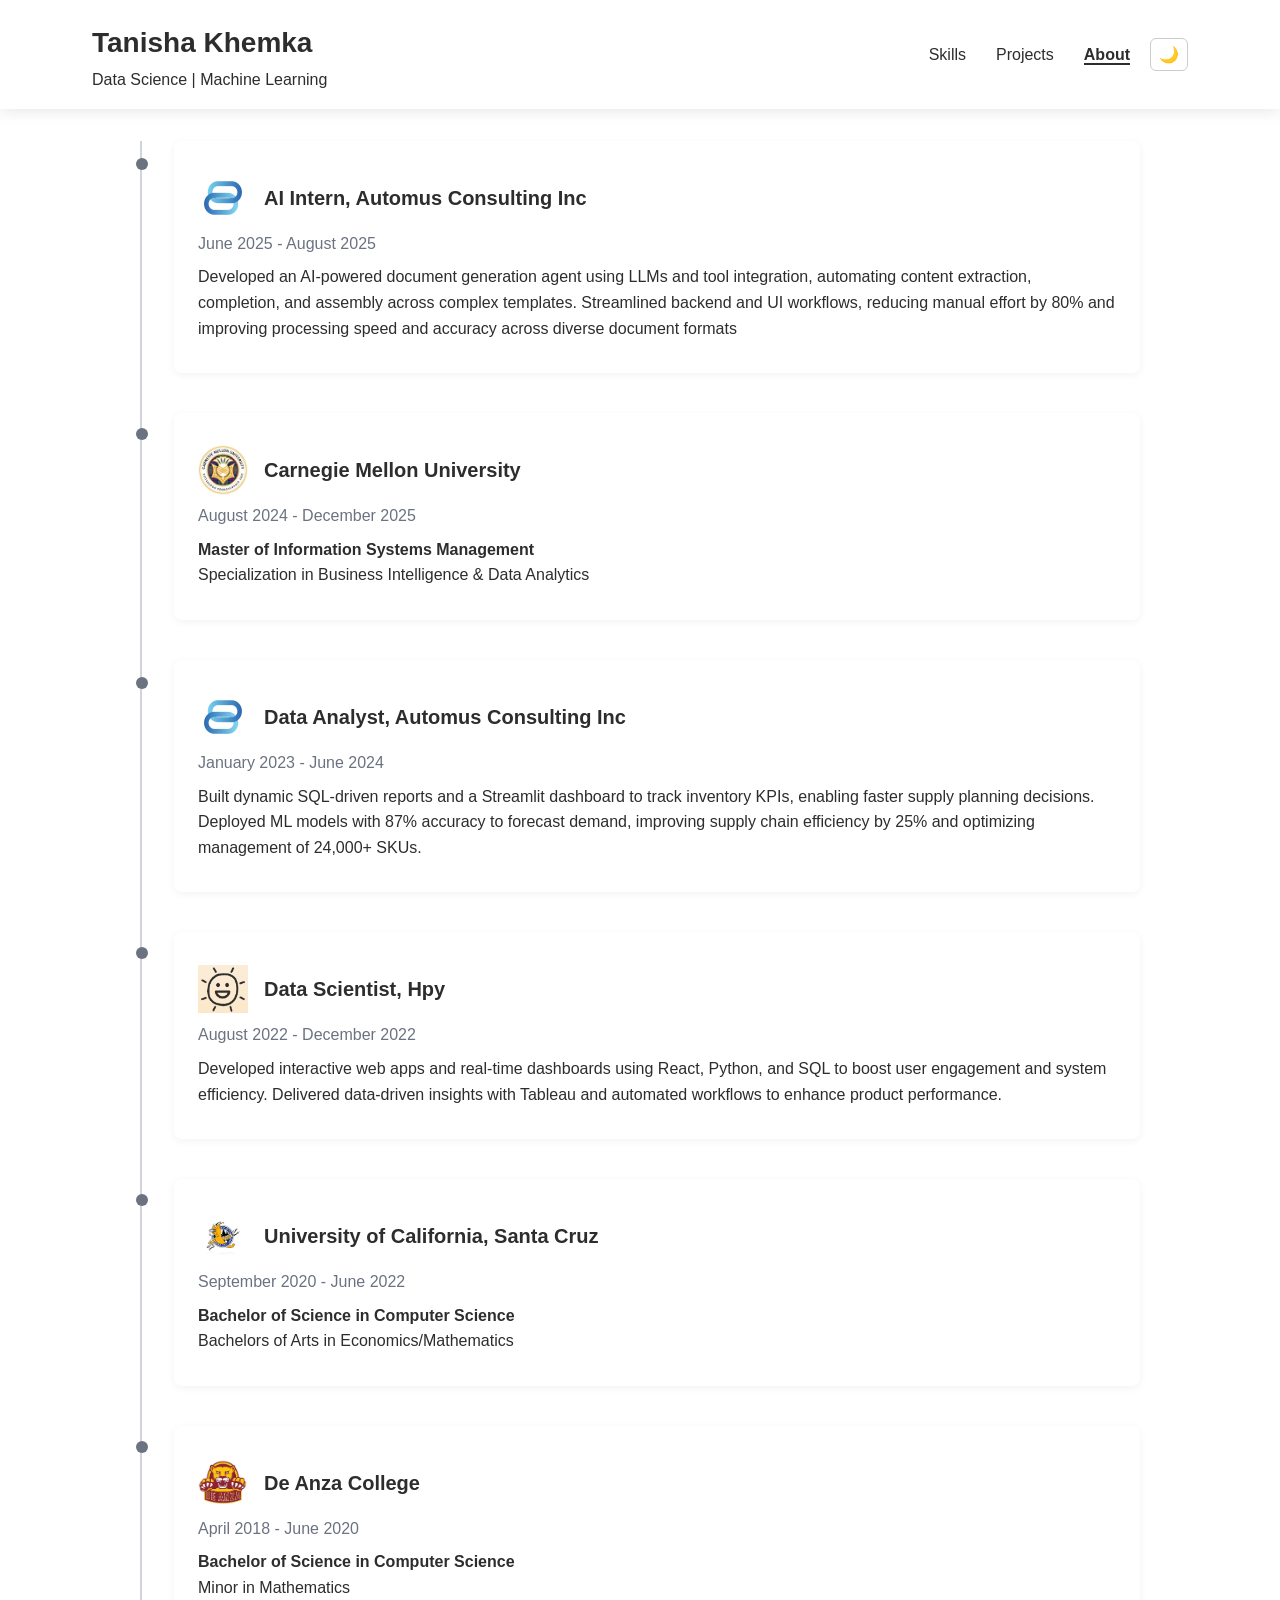
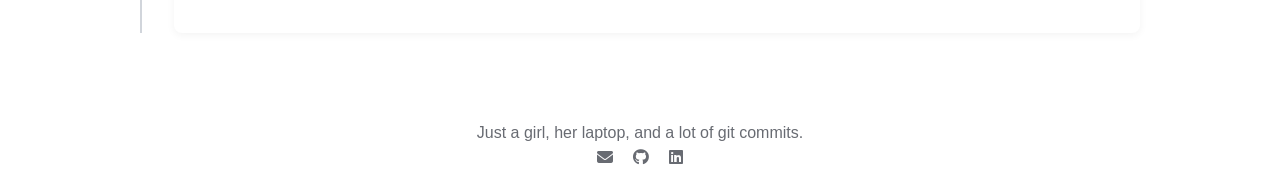
<file: about.html>
<!DOCTYPE html>
<html lang="en">
<head>
    <meta charset="UTF-8">
    <meta name="viewport" content="width=device-width, initial-scale=1.0">
    <title>Tanisha Khemka - About</title>
    <link rel="stylesheet" href="css/styles.css">
    <link rel="stylesheet" href="css/pages.css">
    <link rel="stylesheet" href="https://cdnjs.cloudflare.com/ajax/libs/font-awesome/6.4.0/css/all.min.css">
    <meta name="description" content="Educational and Professional background and qualifications of Tanisha Khemka.">
    <link rel="apple-touch-icon" sizes="180x180" href="/apple-touch-icon.png">
    <link rel="icon" type="image/png" sizes="32x32" href="/favicon-32x32.png">
    <link rel="icon" type="image/png" sizes="16x16" href="/favicon-16x16.png">
    <link rel="manifest" href="/site.webmanifest">
</head>
<body>
    <!-- Header -->
    <header>
        <div class="container">
            <div class="row px-5 pt-3 pb-1">
                <div class="header-content">
                    <h1 class="logo"><a href="index.html">Tanisha Khemka</a></h1>
                    <p>Data Science | Machine Learning</p>
                </div>
                <nav>
                    <ul class="nav-links" id="navLinks">
                        <li><a href="skills.html">Skills</a></li>
                        <li><a href="projects.html">Projects</a></li>
                        <li><a href="about.html" class="active">About</a></li>
                    </ul>
                    <button id="themeToggle" aria-label="Toggle Dark Mode">🌙</button>
                    <div class="hamburger" onclick="toggleMenu()">
                        <span></span>
                        <span></span>
                        <span></span>
                    </div>
                </nav>
            </div>
        </div>
    </header>

    <main>
        <section class="about-section">
            <div class="about-timeline">
                <div class="timeline-item">
                    <div class="timeline-dot"></div>
                    <div class="timeline-content">
                        <div class="event-entry">
                            <div class="event-header">
                                <img src="img/Automus.jpg" alt="Automus_Logo" class="event-logo">
                                <h3 class="event-name">AI Intern, Automus Consulting Inc</h3>
                            </div>
                            <p class="timeline-date">June 2025 - August 2025</p>
                            <p>Developed an AI-powered document generation agent using LLMs and tool integration, automating content extraction, completion, and assembly across complex templates.
                                  Streamlined backend and UI workflows, reducing manual effort by 80% and improving processing speed and accuracy across diverse document formats</p>
                        </div>
                    </div>
                </div>

                <div class="timeline-item">
                    <div class="timeline-dot"></div>
                    <div class="timeline-content">
                        <div class="event-entry">
                            <div class="event-header">
                                <img src="img/cmu2_logo.jpeg" alt="CMU_Logo" class="event-logo">
                                <h3 class="event-name">Carnegie Mellon University</h3>
                            </div>
                            <p class="timeline-date">August 2024 - December 2025</p>
                            <h4>Master of Information Systems Management</h4>
                            <p>Specialization in Business Intelligence & Data Analytics</p>
                        </div>
                    </div>
                </div>

                <div class="timeline-item">
                    <div class="timeline-dot"></div>
                    <div class="timeline-content">
                        <div class="event-entry">
                            <div class="event-header">
                                <img src="img/Automus.jpg" alt="Automus_Logo" class="event-logo">
                                <h3 class="event-name">Data Analyst, Automus Consulting Inc</h3>
                            </div>
                            <p class="timeline-date">January 2023 - June 2024</p>
                            Built dynamic SQL-driven reports and a Streamlit dashboard to track inventory KPIs, enabling faster supply 
                                    planning decisions. Deployed ML models with 87% accuracy to forecast demand, improving supply chain 
                                    efficiency by 25% and optimizing management of 24,000+ SKUs.</p>
                        </div>
                    </div>
                </div>

                <div class="timeline-item">
                    <div class="timeline-dot"></div>
                    <div class="timeline-content">
                        <div class="event-entry">
                            <div class="event-header">
                                <img src="img/hpy.jpeg" alt="Hpy_Logo" class="event-logo">
                                <h3 class="event-name">Data Scientist, Hpy</h3>
                            </div>
                            <p class="timeline-date">August 2022 - December 2022</p>
                            <p>Developed interactive web apps and real-time dashboards using React, Python, and SQL to boost user 
                                    engagement and system efficiency. Delivered data-driven insights with Tableau and automated workflows 
                                    to enhance product performance.</p>
                        </div>
                    </div>
                </div>

                <div class="timeline-item">
                    <div class="timeline-dot"></div>
                    <div class="timeline-content">
                        <div class="event-entry">
                            <div class="event-header">
                                <img src="img/ucsc_logo.png" alt="UCSC_Logo" class="event-logo">
                                <h3 class="event-name">University of California, Santa Cruz</h3>
                            </div>
                            <p class="timeline-date">September 2020 - June 2022</p>
                            <h4>Bachelor of Science in Computer Science</h4>
                            <p>Bachelors of Arts in Economics/Mathematics</p>
                        </div>
                    </div>
                </div>

                <div class="timeline-item">
                    <div class="timeline-dot"></div>
                    <div class="timeline-content">
                        <div class="event-entry">
                            <div class="event-header">
                                <img src="img/DA_logo.jpeg" alt="DA_Logo" class="event-logo">
                                <h3 class="event-name">De Anza College</h3>
                            </div>
                            <p class="timeline-date">April 2018 - June 2020</p>
                            <h4>Bachelor of Science in Computer Science</h4>
                            <p>Minor in Mathematics</p>
                        </div>
                    </div>
                </div>
            </div>
        </section>
    </main>

    <!-- Footer -->
    <footer>
        <div class="container">
            <div class="footer-content">   
                <p>Just a girl, her laptop, and a lot of git commits.</p>         
                <div class="footer-social">
                    <a href="mailto:tanishakhemka@gmail.com" target="_blank" rel="noopener noreferrer"><i class="fas fa-envelope"></i></a>
                    <a href="https://github.com/tanishakhemka" target="_blank" rel="noopener noreferrer"><i class="fab fa-github"></i></a>
                    <a href="https://www.linkedin.com/in/tanishakhemka/" target="_blank" rel="noopener noreferrer"><i class="fab fa-linkedin"></i></a>
                </div>
            </div>
        </div>
    </footer>
    <!-- JavaScript -->
    <script>
        // Toggle mobile menu
        const hamburger = document.querySelector('.hamburger');
        const navLinks = document.querySelector('.nav-links');

        hamburger.addEventListener('click', () => {
            hamburger.classList.toggle('active');
            navLinks.classList.toggle('active');
        });

        // Close menu when clicking on a nav link
        document.querySelectorAll('.nav-links a').forEach(link => {
            link.addEventListener('click', () => {
                hamburger.classList.remove('active');
                navLinks.classList.remove('active');
            });
        });

        // Change header background on scroll
        window.addEventListener('scroll', () => {
            const header = document.querySelector('header');
            header.classList.toggle('scrolled', window.scrollY > 50);
        });

        // toggle for light/dark theme
        const toggleBtn = document.getElementById("themeToggle");
        const currentTheme = localStorage.getItem("theme");
      
        if (currentTheme === "dark") {
          document.documentElement.setAttribute("data-theme", "dark");
          toggleBtn.textContent = "☀️";
        }
      
        toggleBtn.addEventListener("click", () => {
          const isDark = document.documentElement.getAttribute("data-theme") === "dark";
          if (isDark) {
            document.documentElement.removeAttribute("data-theme");
            localStorage.setItem("theme", "light");
            toggleBtn.textContent = "🌙";
          } else {
            document.documentElement.setAttribute("data-theme", "dark");
            localStorage.setItem("theme", "dark");
            toggleBtn.textContent = "☀️";
          }
        });
    </script>
</body>
</html>
</file>
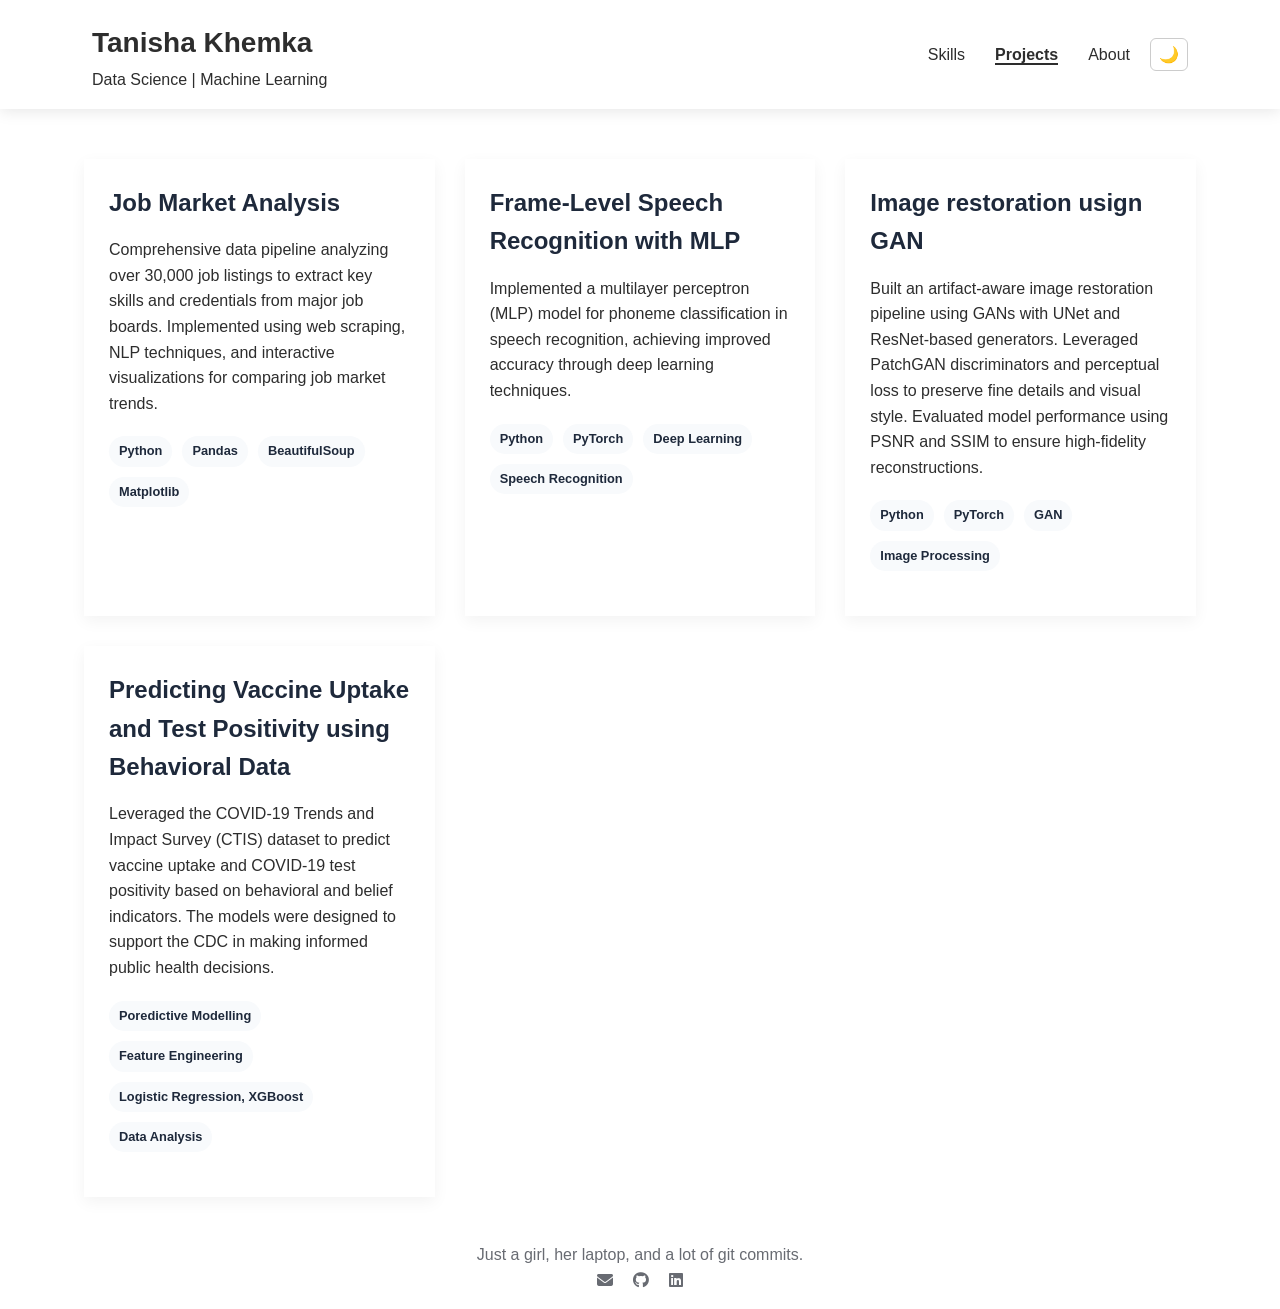
<file: projects.html>
<!DOCTYPE html>
<html lang="en">
<head>
    <meta charset="UTF-8">
    <meta name="viewport" content="width=device-width, initial-scale=1.0">
    <title>Tanisha Khemka - Projects</title>
    <link rel="stylesheet" href="css/styles.css">
    <link rel="stylesheet" href="css/pages.css">
    <link rel="stylesheet" href="https://cdnjs.cloudflare.com/ajax/libs/font-awesome/6.4.0/css/all.min.css">
    <meta name="description" content="Portfolio of data science, analytics, and engineering projects by Tanisha Khemka.">
    <link rel="apple-touch-icon" sizes="180x180" href="/apple-touch-icon.png">
    <link rel="icon" type="image/png" sizes="32x32" href="/favicon-32x32.png">
    <link rel="icon" type="image/png" sizes="16x16" href="/favicon-16x16.png">
    <link rel="manifest" href="/site.webmanifest">
</head>
<body>
    <!-- Header -->
    <header>
        <div class="container">
            <div class="row px-5 pt-3 pb-1">
                <div class="header-content">
                    <h1 class="logo"><a href="index.html">Tanisha Khemka</a></h1>
                    <p>Data Science | Machine Learning</p>
                </div>
                <nav>
                    <ul class="nav-links" id="navLinks">
                        <li><a href="skills.html">Skills</a></li>
                        <li><a href="projects.html" class="active">Projects</a></li>
                        <li><a href="about.html">About</a></li>
                    </ul>
                    <button id="themeToggle" aria-label="Toggle Dark Mode">🌙</button>
                    <div class="hamburger" onclick="toggleMenu()">
                        <span></span>
                        <span></span>
                        <span></span>
                    </div>
                </nav>
            </div>
        </div>
    </header>

    <main>
        <!-- Projects Section -->
        <section id="projects" class="section">
            <div class="container">
                <div class="projects-container">
                    <a href="https://github.com/tkhemka06/Job-Market-Analysis" class="project-card" target="_blank" rel="noopener noreferrer">
                        <div class="project-content">
                            <h3>Job Market Analysis</h3>
                            <p>Comprehensive data pipeline analyzing over 30,000 job listings to extract key skills and credentials from major job boards. Implemented using web scraping, NLP techniques, and interactive visualizations for comparing job market trends.</p>
                            <div class="project-tags">
                                <span>Python</span>
                                <span>Pandas</span>
                                <span>BeautifulSoup</span>
                                <span>Matplotlib</span>
                            </div>
                        </div>
                    </a>
                    <a href="https://github.com/tkhemka06/Frame-Level-Speech-Recognition-with-MLP" class="project-card" target="_blank" rel="noopener noreferrer">
                        <div class="project-content">
                            <h3>Frame-Level Speech Recognition with MLP</h3>
                            <p>Implemented a multilayer perceptron (MLP) model for phoneme classification in speech recognition, achieving improved accuracy through deep learning techniques.</p>
                            <div class="project-tags">
                                <span>Python</span>
                                <span>PyTorch</span>
                                <span>Deep Learning</span>
                                <span>Speech Recognition</span>
                            </div>
                        </div>
                    </a>
                    <a href="https://github.com/tanishakhemka/Image-Restoration-using-GAN" class="project-card" target="_blank" rel="noopener noreferrer">
                        <div class="project-content">
                            <h3>Image restoration usign GAN</h3>
                            <p>Built an artifact-aware image restoration pipeline using GANs with UNet and ResNet-based generators. Leveraged PatchGAN discriminators and perceptual loss to preserve fine details and visual style. Evaluated model performance using PSNR and SSIM to ensure high-fidelity reconstructions.</p>
                            <div class="project-tags">
                                <span>Python</span>
                                <span>PyTorch</span>
                                <span>GAN</span>
                                <span>Image Processing</span>
                            </div>
                        </div>
                    </a>
                    <a href="https://github.com/tanishakhemka/MLPS" class="project-card" target="_blank" rel="noopener noreferrer">
                        <div class="project-content">
                            <h3>Predicting Vaccine Uptake and Test Positivity using Behavioral Data</h3>
                            <p>Leveraged the COVID-19 Trends and Impact Survey (CTIS) dataset to predict vaccine uptake and COVID-19 test positivity based on behavioral and belief indicators. The models were designed to support the CDC in making informed public health decisions.</p>
                            <div class="project-tags">
                                <span>Poredictive Modelling</span>
                                <span>Feature Engineering</span>
                                <span>Logistic Regression, XGBoost</span>
                                <span>Data Analysis</span>
                            </div>
                        </div>
                    </a>
                </div>
            </div>
        </section>
    </main>

    <!-- Footer -->
    <footer>
        <div class="container">
            <div class="footer-content">   
                <p>Just a girl, her laptop, and a lot of git commits.</p>         
                <div class="footer-social">
                    <a href="mailto:tanishakhemka@gmail.com" target="_blank" rel="noopener noreferrer"><i class="fas fa-envelope"></i></a>
                    <a href="https://github.com/tanishakhemka" target="_blank" rel="noopener noreferrer"><i class="fab fa-github"></i></a>
                    <a href="https://www.linkedin.com/in/tanishakhemka/" target="_blank" rel="noopener noreferrer"><i class="fab fa-linkedin"></i></a>
                </div>
            </div>
        </div>
    </footer>
    <!-- JavaScript -->
    <script>
        // Toggle mobile menu
        const hamburger = document.querySelector('.hamburger');
        const navLinks = document.querySelector('.nav-links');

        hamburger.addEventListener('click', () => {
            hamburger.classList.toggle('active');
            navLinks.classList.toggle('active');
        });

        // Close menu when clicking on a nav link
        document.querySelectorAll('.nav-links a').forEach(link => {
            link.addEventListener('click', () => {
                hamburger.classList.remove('active');
                navLinks.classList.remove('active');
            });
        });

        // Change header background on scroll
        window.addEventListener('scroll', () => {
            const header = document.querySelector('header');
            header.classList.toggle('scrolled', window.scrollY > 50);
        });

        // toggle for light/dark theme
        const toggleBtn = document.getElementById("themeToggle");
        const currentTheme = localStorage.getItem("theme");
      
        if (currentTheme === "dark") {
          document.documentElement.setAttribute("data-theme", "dark");
          toggleBtn.textContent = "☀️";
        }
      
        toggleBtn.addEventListener("click", () => {
          const isDark = document.documentElement.getAttribute("data-theme") === "dark";
          if (isDark) {
            document.documentElement.removeAttribute("data-theme");
            localStorage.setItem("theme", "light");
            toggleBtn.textContent = "🌙";
          } else {
            document.documentElement.setAttribute("data-theme", "dark");
            localStorage.setItem("theme", "dark");
            toggleBtn.textContent = "☀️";
          }
        });
    </script>
</body>
</html>
</file>
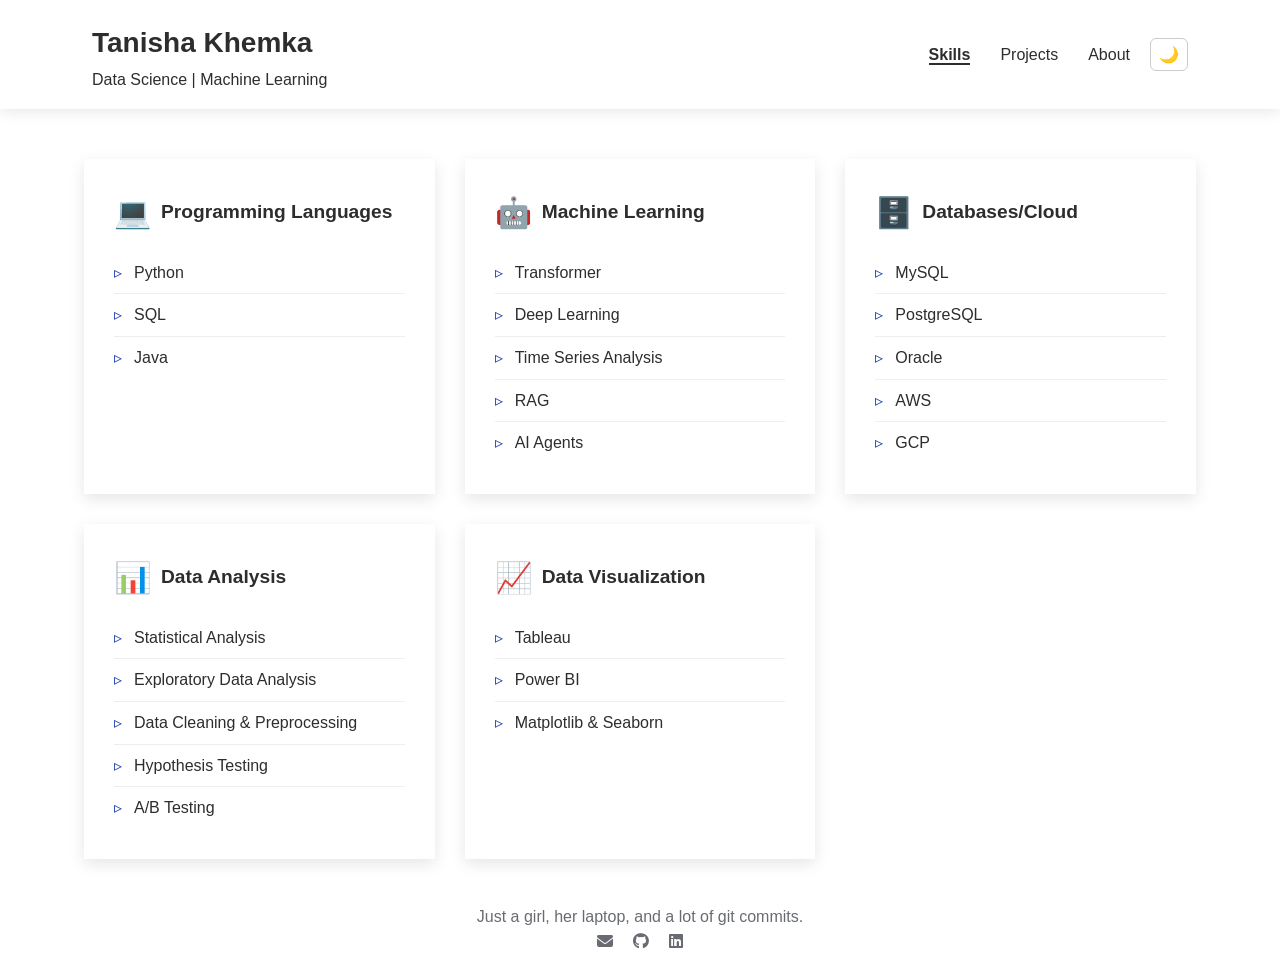
<file: skills.html>
<!DOCTYPE html>
<html lang="en">
<head>
    <meta charset="UTF-8">
    <meta name="viewport" content="width=device-width, initial-scale=1.0">
    <title>Tanisha Khemka - Skills</title>
    <link rel="stylesheet" href="css/styles.css">
    <link rel="stylesheet" href="css/pages.css">
    <link rel="stylesheet" href="https://cdnjs.cloudflare.com/ajax/libs/font-awesome/6.4.0/css/all.min.css">
    <meta name="description" content="Technical skills and expertise of Tanisha Khemka, Data Analyst and Data Scientist.">
    <link rel="apple-touch-icon" sizes="180x180" href="/apple-touch-icon.png">
    <link rel="icon" type="image/png" sizes="32x32" href="/favicon-32x32.png">
    <link rel="icon" type="image/png" sizes="16x16" href="/favicon-16x16.png">
    <link rel="manifest" href="/site.webmanifest">
</head>
<body>
    <!-- Header -->
    <header>
        <div class="container">
            <div class="row px-5 pt-3 pb-1">
                <div class="header-content">
                    <h1 class="logo"><a href="index.html">Tanisha Khemka</a></h1>
                    <p>Data Science | Machine Learning</p>
                </div>
                <nav>
                    <ul class="nav-links" id="navLinks">
                        <li><a href="skills.html" class="active">Skills</a></li>
                        <li><a href="projects.html">Projects</a></li>
                        <li><a href="about.html">About</a></li>
                    </ul>
                    <button id="themeToggle" aria-label="Toggle Dark Mode">🌙</button>
                    <div class="hamburger" onclick="toggleMenu()">
                        <span></span>
                        <span></span>
                        <span></span>
                    </div>
                </nav>
            </div>
        </div>
    </header>

    <main>
        <!-- Skills Section -->
        <section id="skills" class="section dark-section">
            <div class="container">
                <div class="skills-grid">
                    <div class="skill-card">
                        <div class="skill-header">
                            <div class="skill-icon">💻</div>
                            <h3>Programming Languages</h3>
                        </div>
                        <ul class="skill-list">
                            <li>Python</li>
                            <li>SQL</li>
                            <li>Java</li>
                        </ul>
                    </div>

                    <!-- Machine Learning -->
                    <div class="skill-card">
                        <div class="skill-header">
                            <div class="skill-icon">🤖</div>
                            <h3>Machine Learning</h3>
                        </div>
                        <ul class="skill-list">
                            <li>Transformer</li>
                            <li>Deep Learning</li>
                            <li>Time Series Analysis</li>
                            <li>RAG</li>
                            <li>AI Agents</li>
                        </ul>
                    </div>

                    <!-- Databases -->
                    <div class="skill-card">
                        <div class="skill-header">
                            <div class="skill-icon">🗄️</div>
                            <h3>Databases/Cloud</h3>
                        </div>
                        <ul class="skill-list">
                            <li>MySQL</li>
                            <li>PostgreSQL</li>
                            <li>Oracle</li>
                            <li>AWS</li>
                            <li>GCP</li>
                        </ul>
                    </div>

                    <!-- Data Analysis -->
                    <div class="skill-card">
                        <div class="skill-header">
                            <div class="skill-icon">📊</div>
                            <h3>Data Analysis</h3>
                        </div>
                        <ul class="skill-list">
                            <li>Statistical Analysis</li>
                            <li>Exploratory Data Analysis</li>
                            <li>Data Cleaning & Preprocessing</li>
                            <li>Hypothesis Testing</li>
                            <li>A/B Testing</li>
                        </ul>
                    </div>
                    
                    <!-- Data Visualization -->
                    <div class="skill-card">
                        <div class="skill-header">
                            <div class="skill-icon">📈</div>
                            <h3>Data Visualization</h3>
                        </div>
                        <ul class="skill-list">
                            <li>Tableau</li>
                            <li>Power BI</li>
                            <li>Matplotlib & Seaborn</li>
                        </ul>
                    </div>
                </div>
            </div>
        </section>
    </main>

    <!-- Footer -->
    <footer>
        <div class="container">
            <div class="footer-content">   
                <p>Just a girl, her laptop, and a lot of git commits.</p>         
                <div class="footer-social">
                    <a href="mailto:tanishakhemka@gmail.com" target="_blank" rel="noopener noreferrer"><i class="fas fa-envelope"></i></a>
                    <a href="https://github.com/tanishakhemka" target="_blank" rel="noopener noreferrer"><i class="fab fa-github"></i></a>
                    <a href="https://www.linkedin.com/in/tanishakhemka/" target="_blank" rel="noopener noreferrer"><i class="fab fa-linkedin"></i></a>
                </div>
            </div>
        </div>
    </footer>
    <!-- JavaScript -->
    <script>
        // Toggle mobile menu
        const hamburger = document.querySelector('.hamburger');
        const navLinks = document.querySelector('.nav-links');

        hamburger.addEventListener('click', () => {
            hamburger.classList.toggle('active');
            navLinks.classList.toggle('active');
        });

        // Close menu when clicking on a nav link
        document.querySelectorAll('.nav-links a').forEach(link => {
            link.addEventListener('click', () => {
                hamburger.classList.remove('active');
                navLinks.classList.remove('active');
            });
        });

        // Change header background on scroll
        window.addEventListener('scroll', () => {
            const header = document.querySelector('header');
            header.classList.toggle('scrolled', window.scrollY > 50);
        });

        // toggle for light/dark theme
        const toggleBtn = document.getElementById("themeToggle");
        const currentTheme = localStorage.getItem("theme");
      
        if (currentTheme === "dark") {
          document.documentElement.setAttribute("data-theme", "dark");
          toggleBtn.textContent = "☀️";
        }
      
        toggleBtn.addEventListener("click", () => {
          const isDark = document.documentElement.getAttribute("data-theme") === "dark";
          if (isDark) {
            document.documentElement.removeAttribute("data-theme");
            localStorage.setItem("theme", "light");
            toggleBtn.textContent = "🌙";
          } else {
            document.documentElement.setAttribute("data-theme", "dark");
            localStorage.setItem("theme", "dark");
            toggleBtn.textContent = "☀️";
          }
        });
    </script>
</body>
</html>
</file>
<file: css/styles.css>
/* Variables */
:root {
    --primary-color: #2d2d2d;
    --secondary-color: #1e40af;
    --dark-color: #1e293b;
    --light-color: #f8fafc;
    --success-color: #10b981;
    --text-color: #2d2d2d;
    --background-color: #ffffff;
    --card-color: #ffffff;
    --footer-color: #686b72;
    --timeline-dot: #6b7280;
}

/* Dark mode variables */
[data-theme="dark"] {
    --primary-color: #ffffff;
    --secondary-color: #60a5fa;
    --dark-color: #f1f5f9;
    --light-color: #1e293b;
    --success-color: #10b981;
    --text-color: #f1f5f9;
    --background-color: #0f172a;
    --card-color: #1e293b;
    --timeline-dot: #94a3b8;
    --menu-bg: #1e293b;
}

/* Reset & Base Styles */
* {
    margin: 0;
    padding: 0;
    box-sizing: border-box;
}

html {
    height: 100%;
}

body {
    min-height: 100%;
    display: flex;
    flex-direction: column;
    font-family: 'Segoe UI', Tahoma, Geneva, Verdana, sans-serif;
    line-height: 1.6;
    background-color: var(--background-color);
    color: var(--text-color);
    overflow-x: hidden;
}

main {
    flex: 1;
  }

a {
    text-decoration: none;
    color: var(--primary-color);
    transition: var(--transition);
}

a:hover {
    color: var(--secondary-color);
}

ul {
    list-style: none;
}

img {
    max-width: 100%;
}

.container {
    width: 100%;
    max-width: 90vw;
    margin: 0 auto;
    padding: 0 20px;
}

.btn {
    display: inline-block;
    padding: 12px 25px;
    background: transparent;
    color: var(--text-color);
    border-radius: var(--border-radius);
    cursor: pointer;
    transition: var(--transition);
    font-weight: 600;
    text-transform: uppercase;
    font-size: 14px;
    letter-spacing: 1px;
}

.btn:hover {
    background: var(--text-color);
    color: var(--background-color);
    transform: translateY(-3px);
    box-shadow: 0 10px 20px rgba(0, 0, 0, 0.1);
}

.section {
    padding: 30px 0;
    background-color: var(--background-color);
}

.section-title {
    text-align: left;
    margin-bottom: 30px;
    font-size: 2.5rem;
    font-weight: 700;
    position: relative;
}

/* Header */
header {
    background-color: var(--background-color);
    color: var(--text-color);
    box-shadow: 0 2px 15px rgba(0, 0, 0, 0.1);
    position: sticky;
    top: 0;
    z-index: 1000;
}

.row {
    display: flex;
    justify-content: space-between;
    align-items: center;
    padding: 15px 0;
}

.px-5 {
    padding-left: 0.5rem;
    padding-right: 0.5rem;
}

.pt-3 {
    padding-top: 1rem;
}

.pb-1 {
    padding-bottom: 1rem;
}

.header-content {
    display: flex;
    flex-direction: column;
    align-items: flex-start;
}

.header-content h1 {
    margin-bottom: 0;
}

.header-content p {
    margin-top: 0;
    color: var(--primary-color);
}

.logo a {
    color: var(--primary-color);
    text-decoration: none;
    font-size: 28px;
    font-weight: bold;
}

.nav-links a.active {
    color: var(--primary-color);
    font-weight: bold;
    border-bottom: 2px solid var(--primary-color);
}

/* Navigation */
nav {
    display: flex;
    justify-content: flex-end;
    align-items: center;
}

.nav-links {
    display: flex;
    list-style: none;
    margin: 0;
    padding: 0;
}

.nav-links li {
    margin-left: 30px;
}

.nav-links a {
    text-decoration: none;
    color: var(--text-color);
    font-weight: 500;
    transition: color 0.3s;
}

.nav-links a:hover {
    color: var(--secondary-color);
}

.hamburger {
    display: none;
    flex-direction: column;
    justify-content: space-between;
    height: 24px;
    width: 30px;
    cursor: pointer;
    margin-left: 20px;
}

.hamburger span {
    height: 3px;
    width: 100%;
    background-color: var(--primary-color);
    border-radius: 2px;
}

#themeToggle {
    background: transparent;
    border: 1px solid #ccc;
    border-radius: 6px;
    padding: 6px 8px;
    margin-left: 20px;
    cursor: pointer;
    font-size: 1rem;
    transition: background 0.3s ease-in-out;
}

#themeToggle:hover {
    background-color: #e2e8f0;
}


/* Hero Section */
.hero {
    min-height: calc(100vh - 70px);
    display: flex;
    align-items: center;
    justify-content: center;
    background-color: var(--background-color);
    color: var(--text-color);
    position: relative;
    padding: 40px 0;
    text-align: center;
}

.hero-content {
    display: flex;
    flex-direction: column;
    align-items: center;
    animation: fadeIn 1s ease-in-out;
    gap: 10px;
    max-width: 800px;
    margin: 0 auto;
}

.hero-text {
    flex: 1;
}

.hero-text p {
    font-size: 1.1rem;
    margin-bottom: 16px;
    line-height: 1.6;
    max-width: 90%;
    margin-left: auto;
    margin-right: auto;
}

.profile-img {
    width: 300px;
    height: 300px;
    object-fit: cover;
    border-radius: 50%;
    border: none;
    box-shadow: none;
    margin-bottom: 20px;
    background-color: transparent;
}

.cta-buttons {
    display: flex;
    flex-wrap: wrap;
    justify-content: center;
    gap: 20px;
    margin-top: 20px;
    animation: fadeIn 2s ease-in-out;
}

.cta-buttons .btn {
    background: transparent;
    border: 2px solid var(--primary-color);
    color: var(--primary-color);
    padding: 12px 25px;
    font-weight: 600;
    font-size: 14px;
    text-transform: uppercase;
    letter-spacing: 1px;
    border-radius: var(--border-radius);
    cursor: pointer;
    transition: var(--transition);
}

.cta-buttons .btn:hover {
    background-color: var(--primary-color);
    color: var(--background-color);
    transform: translateY(-3px);
    box-shadow: 0 10px 20px rgba(0, 0, 0, 0.1);
}

.hero .social-icons {
    position: absolute;
    bottom: 50px;
    left: 50%;
    transform: translateX(-50%);
    display: flex;
    gap: 20px;
}

.hero .social-icons a {
    color: var(--dark-color);
    font-size: 24px;
    transition: var(--transition);
}

.hero .social-icons a:hover {
    color: var(--primary-color);
    transform: translateY(-5px);
}

.scroll-down {
    position: absolute;
    bottom: 20px;
    left: 50%;
    transform: translateX(-50%);
    color: var(--dark-color);
    font-size: 30px;
    animation: bounce 2s infinite;
}

/* Vertical Timeline */
.vertical-timeline-container {
    position: relative;
    max-width: 800px;
    margin: 0 auto;
}

.vertical-timeline {
    position: relative;
    padding: 30px 0;
}

.vertical-timeline::before {
    content: '';
    position: absolute;
    width: 4px;
    background-color: #3b82f6;
    top: 0;
    bottom: 0;
    left: 20px;
    margin-left: -2px;
}

.vertical-timeline-item {
    position: relative;
    margin-bottom: 50px;
    padding-left: 60px;
}

.vertical-timeline-dot {
    position: absolute;
    width: 40px;
    height: 40px;
    left: 0;
    background-color: #3b82f6;
    border-radius: 50%;
    display: flex;
    align-items: center;
    justify-content: center;
    color: #fff;
    z-index: 1;
}

.vertical-timeline-content {
    position: relative;
    background-color: white;
    border-radius: 8px;
    box-shadow: 0 4px 8px rgba(0, 0, 0, 0.1);
    padding: 25px;
}

.vertical-timeline-date {
    display: inline-block;
    background-color: #3b82f6;
    color: white;
    padding: 6px 12px;
    border-radius: 20px;
    font-weight: bold;
    margin-bottom: 15px;
}

.vertical-timeline-content h3 {
    margin-top: 0;
    color: #333;
    font-size: 1.5rem;
}

.vertical-timeline-content h4 {
    color: #666;
    font-size: 1.2rem;
    margin: 8px 0;
}

.timeline-details {
    list-style: none;
    padding-left: 0;
    margin-top: 15px;
}

.timeline-details li {
    margin-bottom: 8px;
    display: flex;
    align-items: flex-start;
}

.timeline-details li i {
    color: #3b82f6;
    margin-right: 10px;
    min-width: 20px;
    text-align: center;
}

/* School Header (for education page) */
.school-header {
    display: flex;
    align-items: center;
    margin-bottom: 15px;
}

.school-logo {
    width: 60px;
    height: 60px;
    margin-right: 15px;
    flex-shrink: 0;
}

.school-logo img {
    width: 100%;
    height: 100%;
    object-fit: contain;
}

.school-header h3 {
    margin: 0;
    color: var(--primary-color);
}

/* Footer */
footer {
    background: var(--background-color);
    color: var(--footer-color);
    padding: 15px 0;
    text-align: center;
}

.footer-content {
    display: flex;
    flex-direction: column;
    align-items: center;
}

.footer-logo span {
    color: var(--primary-color);
}

.footer-links {
    display: flex;
    justify-content: center;
    gap: 30px;
}

.footer-links a {
    color: #0f172a;
    transition: var(--transition);
}

.footer-links a:hover {
    color: var(--primary-color);
}

.footer-social {
    display: flex;
    gap: 20px;
}

.footer-social a {
    color: var(--footer-color);
    font-size: 1.2  rem;
    transition: var(--transition);
}

.footer-social a:hover {
    color: var(--primary-color);
    transform: translateY(-5px);
}

.copyright {
    font-size: 0.9rem;
    color: rgba(255, 255, 255, 0.7);
}

/* Animations */
@keyframes fadeIn {
    from {
        opacity: 0;
        transform: translateY(20px);
    }
    to {
        opacity: 1;
        transform: translateY(0);
    }
}

@keyframes bounce {
    0%, 20%, 50%, 80%, 100% {
        transform: translateY(0) translateX(-50%);
    }
    40% {
        transform: translateY(-20px) translateX(-50%);
    }
    60% {
        transform: translateY(-10px) translateX(-50%);
    }
}

/* Responsive Design - Core */
@media (max-width: 768px) {
    .hamburger {
        display: flex;
    }
    
    nav {
        display: flex;
        justify-content: flex-end;
    }
    
    .nav-links {
        position: fixed;
        top: 70px;
        left: 0;
        width: 100%;
        background-color: var(--menu-bg);
        flex-direction: column;
        align-items: center;
        padding: 20px 0;
        transform: translateY(-150%);
        transition: transform 0.3s ease-in-out;
        box-shadow: 0 2px 5px rgba(0, 0, 0, 0.1);
        z-index: 999;
    }
    
    .nav-links.active {
        transform: translateY(0);
    }
    
    .nav-links li {
        margin: 15px 0;
    }

    .nav-links a {
        color: var(--primary-color);
        font-weight: 600;
        font-size: 16px;
      }
    
    .hero-content {
        flex-direction: column;
        text-align: center;
    }
    
    .hero-text h1 {
        font-size: 36px;
    }
    
    .profile-img {
        margin-bottom: 30px;
    }
    
    .hero h1 {
        font-size: 2.5rem;
    }
    
    .hero p {
        font-size: 1rem;
        max-width: 100%;
    }
    
    .cta-buttons {
        flex-direction: column;
        gap: 15px;
    }
    
    .cta-buttons .btn {
        width: 100%;
    }
    
    .section {
        padding: 70px 0;
        background-color: var(--background-color);
        color: var(--text-color);
    }
    
    .horizontal-timeline {
        padding-bottom: 30px;
    }
    
    .timeline-card {
        flex: 0 0 250px;
    }
    
    .timeline-card:hover {
        flex: 0 0 300px;
    }
    
    .hamburger.active div:nth-child(1) {
        transform: rotate(-45deg) translate(-5px, 6px);
    }
    
    .hamburger.active div:nth-child(2) {
        opacity: 0;
    }
    
    .hamburger.active div:nth-child(3) {
        transform: rotate(45deg) translate(-5px, -6px);
    }
    
    .skills-container,
    .projects-container {
        grid-template-columns: 1fr;
    }
    
    .skills-grid {
        grid-template-columns: 1fr;
    }
}

@media (max-width: 992px) {
    .about-content,
    .contact-container {
        grid-template-columns: 1fr;
    }
    
    .about-img {
        order: -1;
    }
    
    .projects-container {
        grid-template-columns: repeat(auto-fill, minmax(300px, 1fr));
    }
    
    .section-title {
        font-size: 2rem;
    }
    
    .hero-wrapper {
        grid-template-columns: 1fr;
    }
    
    .hero-image {
        order: -1;
    }
    
    .hero-image img {
        max-width: 100%;
        margin: 0 auto;
        display: block;
    }
    
    .hero-content {
        text-align: center;
    }
    
    .hero p {
        max-width: 100%;
        margin-left: auto;
        margin-right: auto;
    }
    
    .hero-btns {
        justify-content: center;
    }
    
    .skills-grid {
        grid-template-columns: repeat(2, 1fr);
    }
    
    .school-header {
        flex-direction: column;
        align-items: flex-start;
    }
    
    .school-logo {
        margin-bottom: 10px;
    }
}
</file>
<file: css/pages.css>
/* Projects Section */
.projects-container {
    display: grid;
    grid-template-columns: repeat(auto-fill, minmax(350px, 1fr));
    gap: 30px;
    padding-top: 20px;
}

.project-card {
    display: block;
    background-color: var(--card-color);
    color: var(--text-color);
    border-radius: var(--border-radius);
    overflow: hidden;
    box-shadow: 0 5px 15px rgba(0, 0, 0, 0.05);
    transition: var(--transition);
    text-decoration: none;
    cursor: pointer;
}

.project-card:hover {
    transform: translateY(-10px);
    box-shadow: 0 15px 30px rgba(0, 0, 0, 0.1);
}

.project-content {
    padding: 25px;
}

.project-content h3 {
    font-size: 1.5rem;
    margin-bottom: 15px;
    color: var(--dark-color);
}

.project-content p {
    margin-bottom: 20px;
    color: var(--text-color);
    font-size: 1rem;
    line-height: 1.6;
}

.project-tags {
    display: flex;
    flex-wrap: wrap;
    gap: 10px;
    margin-bottom: 20px;
}

.project-tags span {
    background: var(--light-color);
    padding: 5px 10px;
    border-radius: 20px;
    font-size: 0.8rem;
    font-weight: 600;
    color: var(--dark-color);
}

/* Skills Section */
.dark-section {
    background-color: var(--background-color);
    color: #121212;
}

.dark-section .section-title {
    color: #121212;
}

.dark-section .section-title::after {
    background-color: #3b82f6;
}

.skills-grid {
    display: grid;
    grid-template-columns: repeat(auto-fill, minmax(300px, 1fr));
    gap: 30px;
    margin-top: 20px;
}

.skill-card {
    background-color: var(--card-color);
    color: var(--text-color);
    border-radius: var(--border-radius);
    padding: 30px;
    box-shadow: 0 5px 15px rgba(0, 0, 0, 0.1);
    transition: transform 0.3s;
}

.skill-card:hover {
    transform: translateY(-5px);
}

.skill-header {
    display: flex;
    align-items: center;
    gap: 10px;
    margin-bottom: 15px;
}

.skill-icon {
    font-size: 30px;
    color: var(--secondary-color);
    margin-bottom: 0; 
}

.skill-card h3 {
    margin: 0;
    font-size: 1.2rem;
}

.skill-list {
    list-style: none;
}

.skill-list li {
    padding: 8px 0;
    border-bottom: 1px solid #eee;
    position: relative;
    padding-left: 20px;
}

.skill-list li:before {
    content: "▹";
    position: absolute;
    left: 0;
    color: var(--secondary-color);
}

.skill-list li:last-child {
    border-bottom: none;
}

.skill-meter {
    height: 10px;
    background-color: #eee;
    border-radius: 10px;
    margin-top: 5px;
    overflow: hidden;
}

.skill-progress {
    height: 100%;
    background-color: var(--secondary-color);
    border-radius: 10px;
}

/* About */
.about-section {
    padding: 2rem 1rem;
    background-color: var(--background-color);
  }
  
  .about-timeline {
    max-width: 1000px;
    margin: 0 auto;  
    border-left: 2px solid #d1d5db;
    position: relative;
  }  

  .timeline-item {
    position: relative;
    margin-bottom: 40px;
    padding-left: 2rem;
  }
  
  .timeline-dot {
    position: absolute;
    top: 10%;
    left: -6px; 
    transform: translateY(-50%);
    width: 12px;
    height: 12px;
    background-color: var(--timeline-dot); 
    border-radius: 50%;
    z-index: 2;
  }
  
  .timeline-content {
    position: relative;
    background-color: var(--card-color);
    padding: 2rem 1.5rem;
    border-radius: 8px;
    box-shadow: 0 2px 8px rgba(0, 0, 0, 0.05);
  }

  .timeline-content:hover {
    box-shadow: 0 4px 12px rgba(0, 0, 0, 0.1);
    transition: box-shadow 0.3s ease-in-out;
  }

  .event-header {
    display: flex;
    align-items: center;
    gap: 1rem;
    margin-bottom: 0.5rem;
  }

  .event-logo {
    width: 50px;
    height: 50px;
    object-fit: contain;
  }

  .event-name {
    font-size: 1.25rem;
    font-weight: 600;
    margin: 0;
  }

  .timeline-date {
    font-weight: 500;
    color: #6b7280;
    margin-bottom: 0.5rem;
  }

  .coursework-list {
    padding-left: 1.25rem;
    margin-top: 0.5rem;
  }

  .coursework-list li {
    margin-bottom: 0.3rem;
    list-style-type: disc;
  }

  @media (max-width: 600px) {
    .timeline-content {
      padding: 1.5rem 1rem;
    }
  }
</file>
